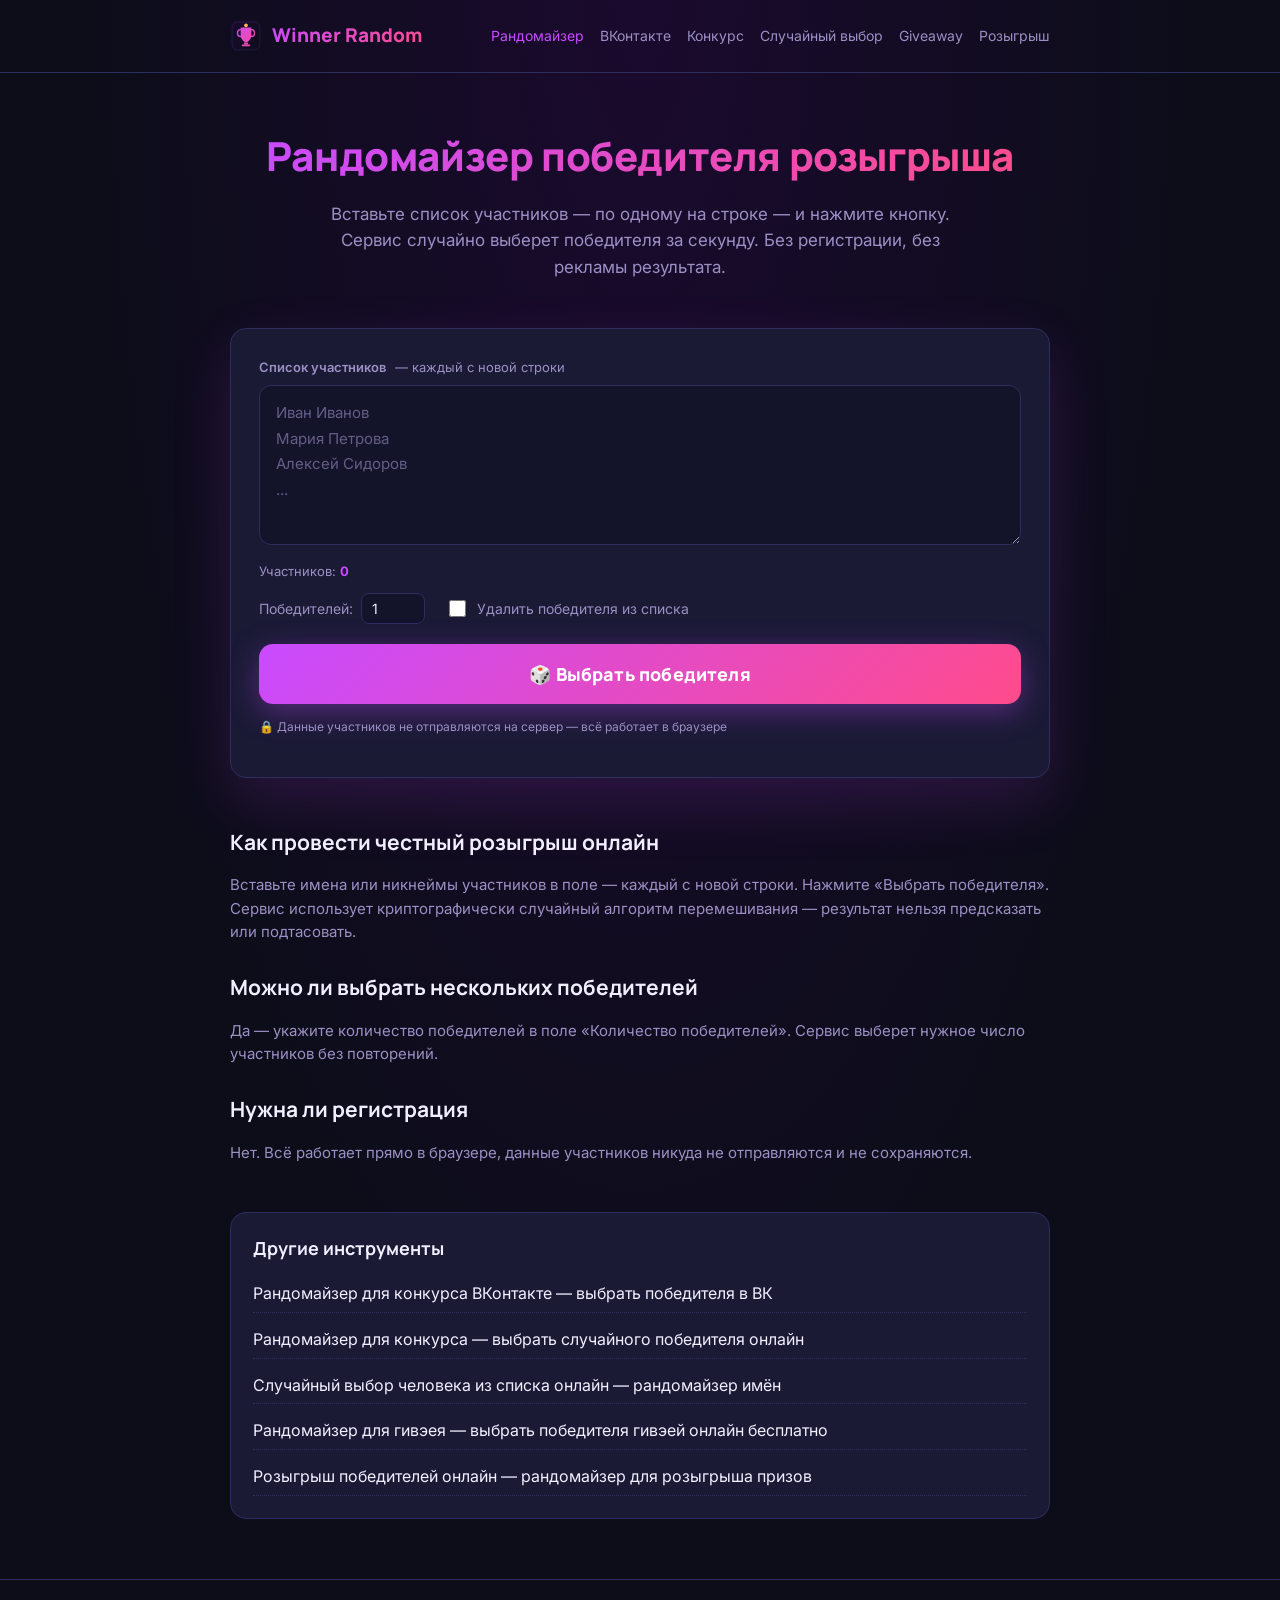
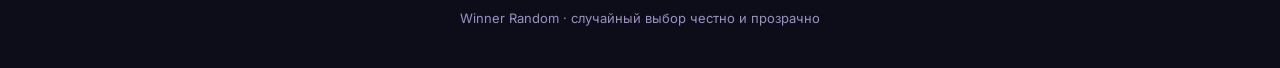
<file: index.html>
<!doctype html>
<html lang="ru">
  <head>
    <meta charset="UTF-8" />
    <meta name="viewport" content="width=device-width, initial-scale=1.0" />
    <title>Рандомайзер победителя — выбрать победителя розыгрыша онлайн</title>
    <meta
      name="description"
      content="Бесплатный онлайн-рандомайзер для розыгрышей и конкурсов. Вставьте список участников — сервис выберет случайного победителя. Без регистрации."
    />
    <link rel="canonical" href="https://winner-random.ru/" />
    <meta property="og:type" content="website" />
    <meta
      property="og:title"
      content="Рандомайзер победителя — выбрать победителя розыгрыша онлайн"
    />
    <meta
      property="og:description"
      content="Бесплатный онлайн-рандомайзер для розыгрышей и конкурсов. Вставьте список участников — сервис выберет случайного победителя. Без регистрации."
    />
    <meta property="og:url" content="https://winner-random.ru/" />
    <link rel="icon" type="image/svg+xml" href="./favicon.svg" />
    <link rel="preconnect" href="https://fonts.googleapis.com" />
    <link rel="preconnect" href="https://fonts.gstatic.com" crossorigin />
    <link
      href="https://fonts.googleapis.com/css2?family=Inter:wght@400;500;600;700&family=Manrope:wght@700;800&display=swap"
      rel="stylesheet"
    />
    <link rel="stylesheet" href="./assets/style.css" />
  </head>
  <body>
    <script type="text/javascript">
      (function (m, e, t, r, i, k, a) {
        m[i] =
          m[i] ||
          function () {
            (m[i].a = m[i].a || []).push(arguments);
          };
        m[i].l = 1 * new Date();
        for (var j = 0; j < document.scripts.length; j++) {
          if (document.scripts[j].src === r) {
            return;
          }
        }
        ((k = e.createElement(t)),
          (a = e.getElementsByTagName(t)[0]),
          (k.async = 1),
          (k.src = r),
          a.parentNode.insertBefore(k, a));
      })(
        window,
        document,
        "script",
        "https://mc.yandex.ru/metrika/tag.js?id=111718208",
        "ym",
      );

      ym(111718208, "init", {
        ssr: true,
        webvisor: true,
        clickmap: true,
        ecommerce: "dataLayer",
        referrer: document.referrer,
        url: location.href,
        accurateTrackBounce: true,
        trackLinks: true,
      });
    </script>
    <noscript
      ><div>
        <img
          src="https://mc.yandex.ru/watch/111718208"
          style="position: absolute; left: -9999px"
          alt=""
        /></div
    ></noscript>

    <header class="site-header">
      <div class="container">
        <a href="./index.html" class="brand">
          <img src="./favicon.svg" alt="Winner Random" />
          <span>Winner Random</span>
        </a>
        <nav class="site-nav">
          <a href="./index.html" class="active">Рандомайзер</a>
          <a href="./randomaizer-vk.html">ВКонтакте</a>
          <a href="./randomaizer-konkurs.html">Конкурс</a>
          <a href="./sluchain-vybor-cheloveka.html">Случайный выбор</a>
          <a href="./giveaway-randomaizer.html">Giveaway</a>
          <a href="./rozygrysh-pobediteley.html">Розыгрыш</a>
        </nav>
      </div>
    </header>

    <main>
      <section class="hero container">
        <h1><span>Рандомайзер победителя розыгрыша</span></h1>
        <p class="lead">
          Вставьте список участников — по одному на строке — и нажмите кнопку.
          Сервис случайно выберет победителя за секунду. Без регистрации, без
          рекламы результата.
        </p>
      </section>

      <div class="container">
        <div class="tool-card">
          <div class="field">
            <label for="participants"
              >Список участников <span>— каждый с новой строки</span></label
            >
            <textarea
              id="participants"
              placeholder="Иван Иванов&#10;Мария Петрова&#10;Алексей Сидоров&#10;..."
            ></textarea>
          </div>
          <p class="counter">
            Участников: <span id="participantCount">0</span>
          </p>
          <div class="options-row">
            <label
              >Победителей:
              <input
                type="number"
                id="winnerCount"
                value="1"
                min="1"
                max="100"
              />
            </label>
            <label>
              <input type="checkbox" id="removeWinner" />
              Удалить победителя из списка
            </label>
          </div>
          <button class="btn-draw" id="btnDraw">🎲 Выбрать победителя</button>

          <div class="result-wrap" id="resultWrap">
            <div class="winner-display" id="winnerDisplay">
              <span class="winner-emoji">🏆</span>
              <div id="singleWinner">
                <p class="winner-label">Победитель</p>
                <div class="winner-name" id="winnerName"></div>
              </div>
              <div
                class="multiple-winners"
                id="multipleWinners"
                style="display: none"
              ></div>
            </div>
            <button class="btn-again" id="btnAgain">↩ Провести ещё раз</button>
          </div>

          <p class="security-badge">
            🔒 Данные участников не отправляются на сервер — всё работает в
            браузере
          </p>
        </div>

        <article class="article">
          <h2>Как провести честный розыгрыш онлайн</h2>
          <p>
            Вставьте имена или никнеймы участников в поле — каждый с новой
            строки. Нажмите «Выбрать победителя». Сервис использует
            криптографически случайный алгоритм перемешивания — результат нельзя
            предсказать или подтасовать.
          </p>
          <h2>Можно ли выбрать нескольких победителей</h2>
          <p>
            Да — укажите количество победителей в поле «Количество победителей».
            Сервис выберет нужное число участников без повторений.
          </p>
          <h2>Нужна ли регистрация</h2>
          <p>
            Нет. Всё работает прямо в браузере, данные участников никуда не
            отправляются и не сохраняются.
          </p>
        </article>

        <div class="related">
          <h2>Другие инструменты</h2>
          <ul>
            <li>
              <a href="./randomaizer-vk.html"
                >Рандомайзер для конкурса ВКонтакте — выбрать победителя в ВК</a
              >
            </li>
            <li>
              <a href="./randomaizer-konkurs.html"
                >Рандомайзер для конкурса — выбрать случайного победителя
                онлайн</a
              >
            </li>
            <li>
              <a href="./sluchain-vybor-cheloveka.html"
                >Случайный выбор человека из списка онлайн — рандомайзер имён</a
              >
            </li>
            <li>
              <a href="./giveaway-randomaizer.html"
                >Рандомайзер для гивэея — выбрать победителя гивэей онлайн
                бесплатно</a
              >
            </li>
            <li>
              <a href="./rozygrysh-pobediteley.html"
                >Розыгрыш победителей онлайн — рандомайзер для розыгрыша
                призов</a
              >
            </li>
          </ul>
        </div>
      </div>
    </main>

    <footer class="site-footer">
      <div class="container">
        Winner Random · случайный выбор честно и прозрачно
      </div>
    </footer>

    <script src="./assets/tool.js"></script>
  </body>
</html>
</file>
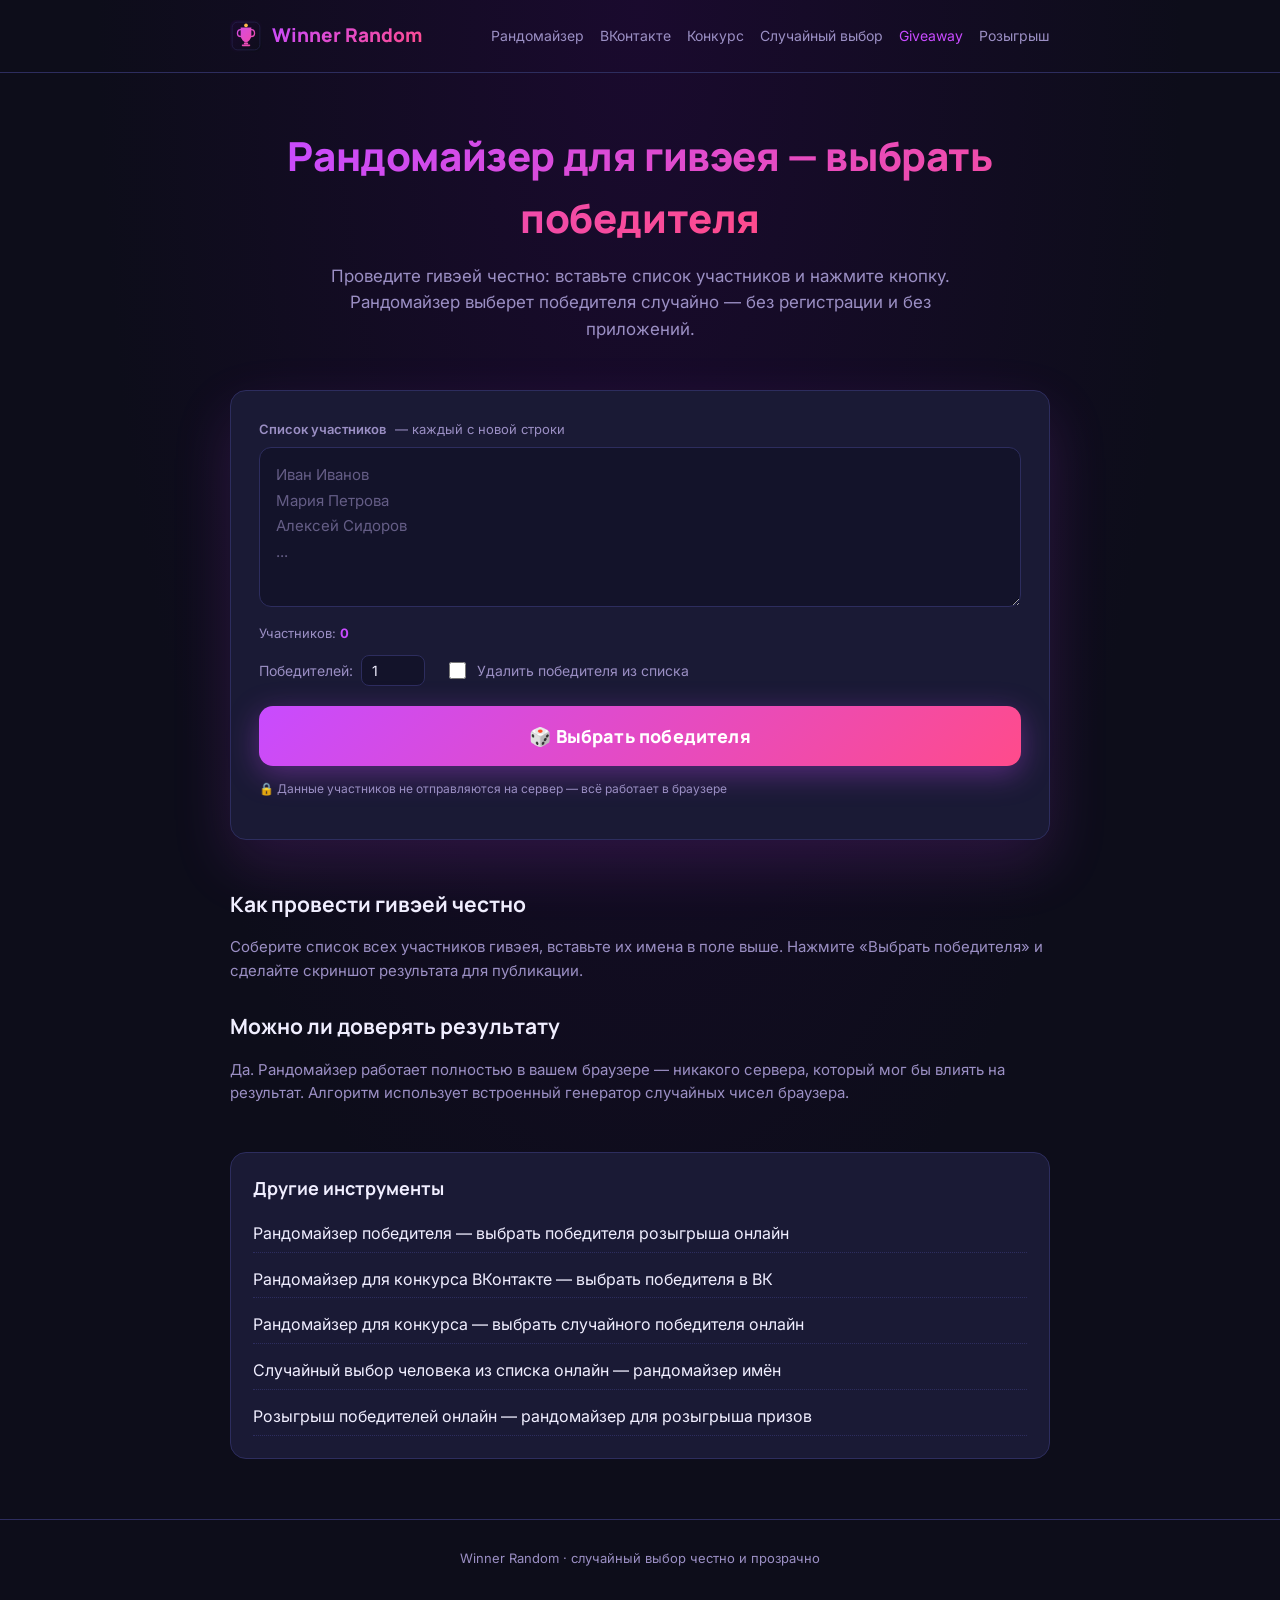
<file: giveaway-randomaizer.html>
<!doctype html>
<html lang="ru">
  <head>
    <meta charset="UTF-8" />
    <meta name="viewport" content="width=device-width, initial-scale=1.0" />
    <title>
      Рандомайзер для гивэея — выбрать победителя гивэей онлайн бесплатно
    </title>
    <meta
      name="description"
      content="Бесплатный рандомайзер для гивэея. Вставьте список участников и выберите победителя честно и случайно. Без регистрации, без установки приложений."
    />
    <link
      rel="canonical"
      href="https://winner-random.ru/giveaway-randomaizer.html"
    />
    <meta property="og:type" content="website" />
    <meta
      property="og:title"
      content="Рандомайзер для гивэея — выбрать победителя гивэей онлайн бесплатно"
    />
    <meta
      property="og:description"
      content="Бесплатный рандомайзер для гивэея. Вставьте список участников и выберите победителя честно и случайно. Без регистрации, без установки приложений."
    />
    <meta
      property="og:url"
      content="https://winner-random.ru/giveaway-randomaizer.html"
    />
    <link rel="icon" type="image/svg+xml" href="./favicon.svg" />
    <link rel="preconnect" href="https://fonts.googleapis.com" />
    <link rel="preconnect" href="https://fonts.gstatic.com" crossorigin />
    <link
      href="https://fonts.googleapis.com/css2?family=Inter:wght@400;500;600;700&family=Manrope:wght@700;800&display=swap"
      rel="stylesheet"
    />
    <link rel="stylesheet" href="./assets/style.css" />
  </head>
  <body>
    <script type="text/javascript">
      (function (m, e, t, r, i, k, a) {
        m[i] =
          m[i] ||
          function () {
            (m[i].a = m[i].a || []).push(arguments);
          };
        m[i].l = 1 * new Date();
        for (var j = 0; j < document.scripts.length; j++) {
          if (document.scripts[j].src === r) {
            return;
          }
        }
        ((k = e.createElement(t)),
          (a = e.getElementsByTagName(t)[0]),
          (k.async = 1),
          (k.src = r),
          a.parentNode.insertBefore(k, a));
      })(
        window,
        document,
        "script",
        "https://mc.yandex.ru/metrika/tag.js?id=111718208",
        "ym",
      );

      ym(111718208, "init", {
        ssr: true,
        webvisor: true,
        clickmap: true,
        ecommerce: "dataLayer",
        referrer: document.referrer,
        url: location.href,
        accurateTrackBounce: true,
        trackLinks: true,
      });
    </script>
    <noscript
      ><div>
        <img
          src="https://mc.yandex.ru/watch/111718208"
          style="position: absolute; left: -9999px"
          alt=""
        /></div
    ></noscript>

    <header class="site-header">
      <div class="container">
        <a href="./index.html" class="brand">
          <img src="./favicon.svg" alt="Winner Random" />
          <span>Winner Random</span>
        </a>
        <nav class="site-nav">
          <a href="./index.html">Рандомайзер</a>
          <a href="./randomaizer-vk.html">ВКонтакте</a>
          <a href="./randomaizer-konkurs.html">Конкурс</a>
          <a href="./sluchain-vybor-cheloveka.html">Случайный выбор</a>
          <a href="./giveaway-randomaizer.html" class="active">Giveaway</a>
          <a href="./rozygrysh-pobediteley.html">Розыгрыш</a>
        </nav>
      </div>
    </header>

    <main>
      <section class="hero container">
        <h1><span>Рандомайзер для гивэея — выбрать победителя</span></h1>
        <p class="lead">
          Проведите гивэей честно: вставьте список участников и нажмите кнопку.
          Рандомайзер выберет победителя случайно — без регистрации и без
          приложений.
        </p>
      </section>

      <div class="container">
        <div class="tool-card">
          <div class="field">
            <label for="participants"
              >Список участников <span>— каждый с новой строки</span></label
            >
            <textarea
              id="participants"
              placeholder="Иван Иванов&#10;Мария Петрова&#10;Алексей Сидоров&#10;..."
            ></textarea>
          </div>
          <p class="counter">
            Участников: <span id="participantCount">0</span>
          </p>
          <div class="options-row">
            <label
              >Победителей:
              <input
                type="number"
                id="winnerCount"
                value="1"
                min="1"
                max="100"
              />
            </label>
            <label>
              <input type="checkbox" id="removeWinner" />
              Удалить победителя из списка
            </label>
          </div>
          <button class="btn-draw" id="btnDraw">🎲 Выбрать победителя</button>

          <div class="result-wrap" id="resultWrap">
            <div class="winner-display" id="winnerDisplay">
              <span class="winner-emoji">🏆</span>
              <div id="singleWinner">
                <p class="winner-label">Победитель</p>
                <div class="winner-name" id="winnerName"></div>
              </div>
              <div
                class="multiple-winners"
                id="multipleWinners"
                style="display: none"
              ></div>
            </div>
            <button class="btn-again" id="btnAgain">↩ Провести ещё раз</button>
          </div>

          <p class="security-badge">
            🔒 Данные участников не отправляются на сервер — всё работает в
            браузере
          </p>
        </div>

        <article class="article">
          <h2>Как провести гивэей честно</h2>
          <p>
            Соберите список всех участников гивэея, вставьте их имена в поле
            выше. Нажмите «Выбрать победителя» и сделайте скриншот результата
            для публикации.
          </p>
          <h2>Можно ли доверять результату</h2>
          <p>
            Да. Рандомайзер работает полностью в вашем браузере — никакого
            сервера, который мог бы влиять на результат. Алгоритм использует
            встроенный генератор случайных чисел браузера.
          </p>
        </article>

        <div class="related">
          <h2>Другие инструменты</h2>
          <ul>
            <li>
              <a href="./index.html"
                >Рандомайзер победителя — выбрать победителя розыгрыша онлайн</a
              >
            </li>
            <li>
              <a href="./randomaizer-vk.html"
                >Рандомайзер для конкурса ВКонтакте — выбрать победителя в ВК</a
              >
            </li>
            <li>
              <a href="./randomaizer-konkurs.html"
                >Рандомайзер для конкурса — выбрать случайного победителя
                онлайн</a
              >
            </li>
            <li>
              <a href="./sluchain-vybor-cheloveka.html"
                >Случайный выбор человека из списка онлайн — рандомайзер имён</a
              >
            </li>
            <li>
              <a href="./rozygrysh-pobediteley.html"
                >Розыгрыш победителей онлайн — рандомайзер для розыгрыша
                призов</a
              >
            </li>
          </ul>
        </div>
      </div>
    </main>

    <footer class="site-footer">
      <div class="container">
        Winner Random · случайный выбор честно и прозрачно
      </div>
    </footer>

    <script src="./assets/tool.js"></script>
  </body>
</html>
</file>
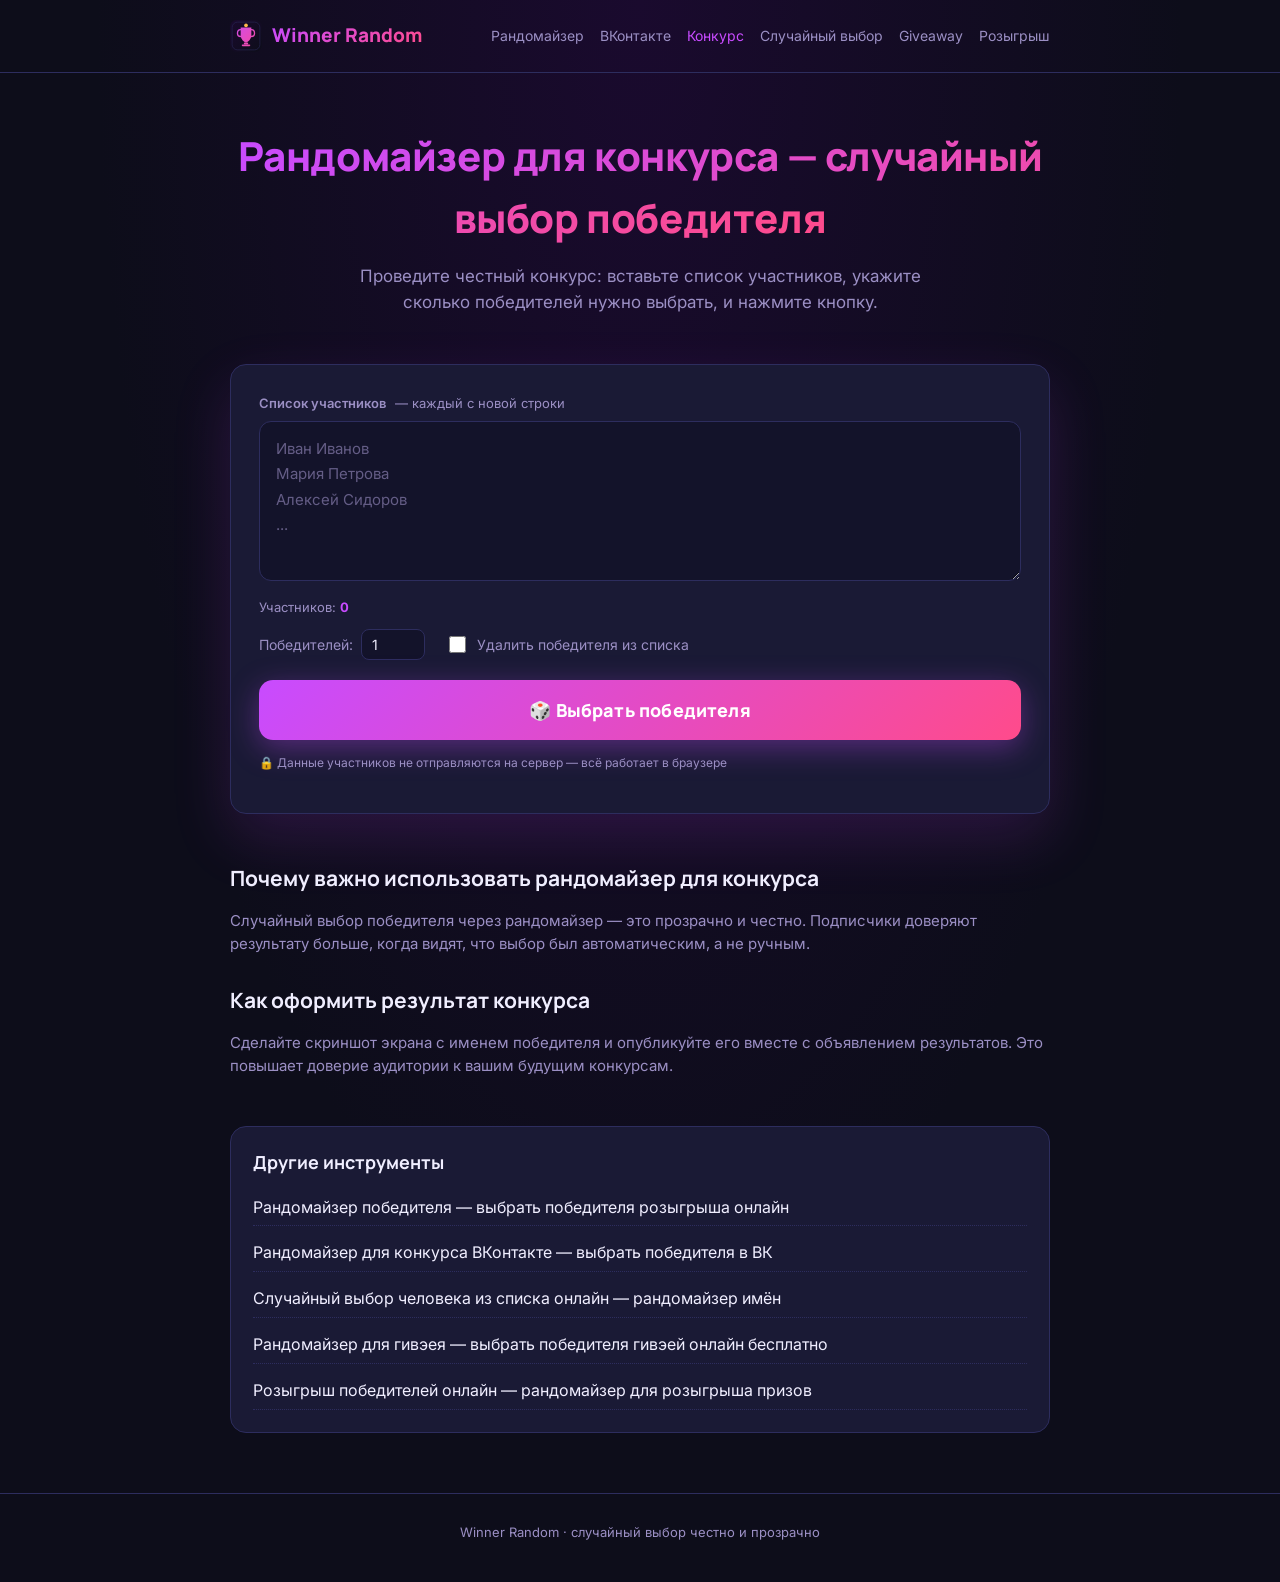
<file: randomaizer-konkurs.html>
<!doctype html>
<html lang="ru">
  <head>
    <meta charset="UTF-8" />
    <meta name="viewport" content="width=device-width, initial-scale=1.0" />
    <title>
      Рандомайзер для конкурса — выбрать случайного победителя онлайн
    </title>
    <meta
      name="description"
      content="Онлайн-рандомайзер для конкурсов и гивэев. Вставьте участников списком и выберите одного или нескольких победителей случайно и честно."
    />
    <link
      rel="canonical"
      href="https://winner-random.ru/randomaizer-konkurs.html"
    />
    <meta property="og:type" content="website" />
    <meta
      property="og:title"
      content="Рандомайзер для конкурса — выбрать случайного победителя онлайн"
    />
    <meta
      property="og:description"
      content="Онлайн-рандомайзер для конкурсов и гивэев. Вставьте участников списком и выберите одного или нескольких победителей случайно и честно."
    />
    <meta
      property="og:url"
      content="https://winner-random.ru/randomaizer-konkurs.html"
    />
    <link rel="icon" type="image/svg+xml" href="./favicon.svg" />
    <link rel="preconnect" href="https://fonts.googleapis.com" />
    <link rel="preconnect" href="https://fonts.gstatic.com" crossorigin />
    <link
      href="https://fonts.googleapis.com/css2?family=Inter:wght@400;500;600;700&family=Manrope:wght@700;800&display=swap"
      rel="stylesheet"
    />
    <link rel="stylesheet" href="./assets/style.css" />
  </head>
  <body>
    <script type="text/javascript">
      (function (m, e, t, r, i, k, a) {
        m[i] =
          m[i] ||
          function () {
            (m[i].a = m[i].a || []).push(arguments);
          };
        m[i].l = 1 * new Date();
        for (var j = 0; j < document.scripts.length; j++) {
          if (document.scripts[j].src === r) {
            return;
          }
        }
        ((k = e.createElement(t)),
          (a = e.getElementsByTagName(t)[0]),
          (k.async = 1),
          (k.src = r),
          a.parentNode.insertBefore(k, a));
      })(
        window,
        document,
        "script",
        "https://mc.yandex.ru/metrika/tag.js?id=111718208",
        "ym",
      );

      ym(111718208, "init", {
        ssr: true,
        webvisor: true,
        clickmap: true,
        ecommerce: "dataLayer",
        referrer: document.referrer,
        url: location.href,
        accurateTrackBounce: true,
        trackLinks: true,
      });
    </script>
    <noscript
      ><div>
        <img
          src="https://mc.yandex.ru/watch/111718208"
          style="position: absolute; left: -9999px"
          alt=""
        /></div
    ></noscript>

    <header class="site-header">
      <div class="container">
        <a href="./index.html" class="brand">
          <img src="./favicon.svg" alt="Winner Random" />
          <span>Winner Random</span>
        </a>
        <nav class="site-nav">
          <a href="./index.html">Рандомайзер</a>
          <a href="./randomaizer-vk.html">ВКонтакте</a>
          <a href="./randomaizer-konkurs.html" class="active">Конкурс</a>
          <a href="./sluchain-vybor-cheloveka.html">Случайный выбор</a>
          <a href="./giveaway-randomaizer.html">Giveaway</a>
          <a href="./rozygrysh-pobediteley.html">Розыгрыш</a>
        </nav>
      </div>
    </header>

    <main>
      <section class="hero container">
        <h1>
          <span>Рандомайзер для конкурса — случайный выбор победителя</span>
        </h1>
        <p class="lead">
          Проведите честный конкурс: вставьте список участников, укажите сколько
          победителей нужно выбрать, и нажмите кнопку.
        </p>
      </section>

      <div class="container">
        <div class="tool-card">
          <div class="field">
            <label for="participants"
              >Список участников <span>— каждый с новой строки</span></label
            >
            <textarea
              id="participants"
              placeholder="Иван Иванов&#10;Мария Петрова&#10;Алексей Сидоров&#10;..."
            ></textarea>
          </div>
          <p class="counter">
            Участников: <span id="participantCount">0</span>
          </p>
          <div class="options-row">
            <label
              >Победителей:
              <input
                type="number"
                id="winnerCount"
                value="1"
                min="1"
                max="100"
              />
            </label>
            <label>
              <input type="checkbox" id="removeWinner" />
              Удалить победителя из списка
            </label>
          </div>
          <button class="btn-draw" id="btnDraw">🎲 Выбрать победителя</button>

          <div class="result-wrap" id="resultWrap">
            <div class="winner-display" id="winnerDisplay">
              <span class="winner-emoji">🏆</span>
              <div id="singleWinner">
                <p class="winner-label">Победитель</p>
                <div class="winner-name" id="winnerName"></div>
              </div>
              <div
                class="multiple-winners"
                id="multipleWinners"
                style="display: none"
              ></div>
            </div>
            <button class="btn-again" id="btnAgain">↩ Провести ещё раз</button>
          </div>

          <p class="security-badge">
            🔒 Данные участников не отправляются на сервер — всё работает в
            браузере
          </p>
        </div>

        <article class="article">
          <h2>Почему важно использовать рандомайзер для конкурса</h2>
          <p>
            Случайный выбор победителя через рандомайзер — это прозрачно и
            честно. Подписчики доверяют результату больше, когда видят, что
            выбор был автоматическим, а не ручным.
          </p>
          <h2>Как оформить результат конкурса</h2>
          <p>
            Сделайте скриншот экрана с именем победителя и опубликуйте его
            вместе с объявлением результатов. Это повышает доверие аудитории к
            вашим будущим конкурсам.
          </p>
        </article>

        <div class="related">
          <h2>Другие инструменты</h2>
          <ul>
            <li>
              <a href="./index.html"
                >Рандомайзер победителя — выбрать победителя розыгрыша онлайн</a
              >
            </li>
            <li>
              <a href="./randomaizer-vk.html"
                >Рандомайзер для конкурса ВКонтакте — выбрать победителя в ВК</a
              >
            </li>
            <li>
              <a href="./sluchain-vybor-cheloveka.html"
                >Случайный выбор человека из списка онлайн — рандомайзер имён</a
              >
            </li>
            <li>
              <a href="./giveaway-randomaizer.html"
                >Рандомайзер для гивэея — выбрать победителя гивэей онлайн
                бесплатно</a
              >
            </li>
            <li>
              <a href="./rozygrysh-pobediteley.html"
                >Розыгрыш победителей онлайн — рандомайзер для розыгрыша
                призов</a
              >
            </li>
          </ul>
        </div>
      </div>
    </main>

    <footer class="site-footer">
      <div class="container">
        Winner Random · случайный выбор честно и прозрачно
      </div>
    </footer>

    <script src="./assets/tool.js"></script>
  </body>
</html>
</file>
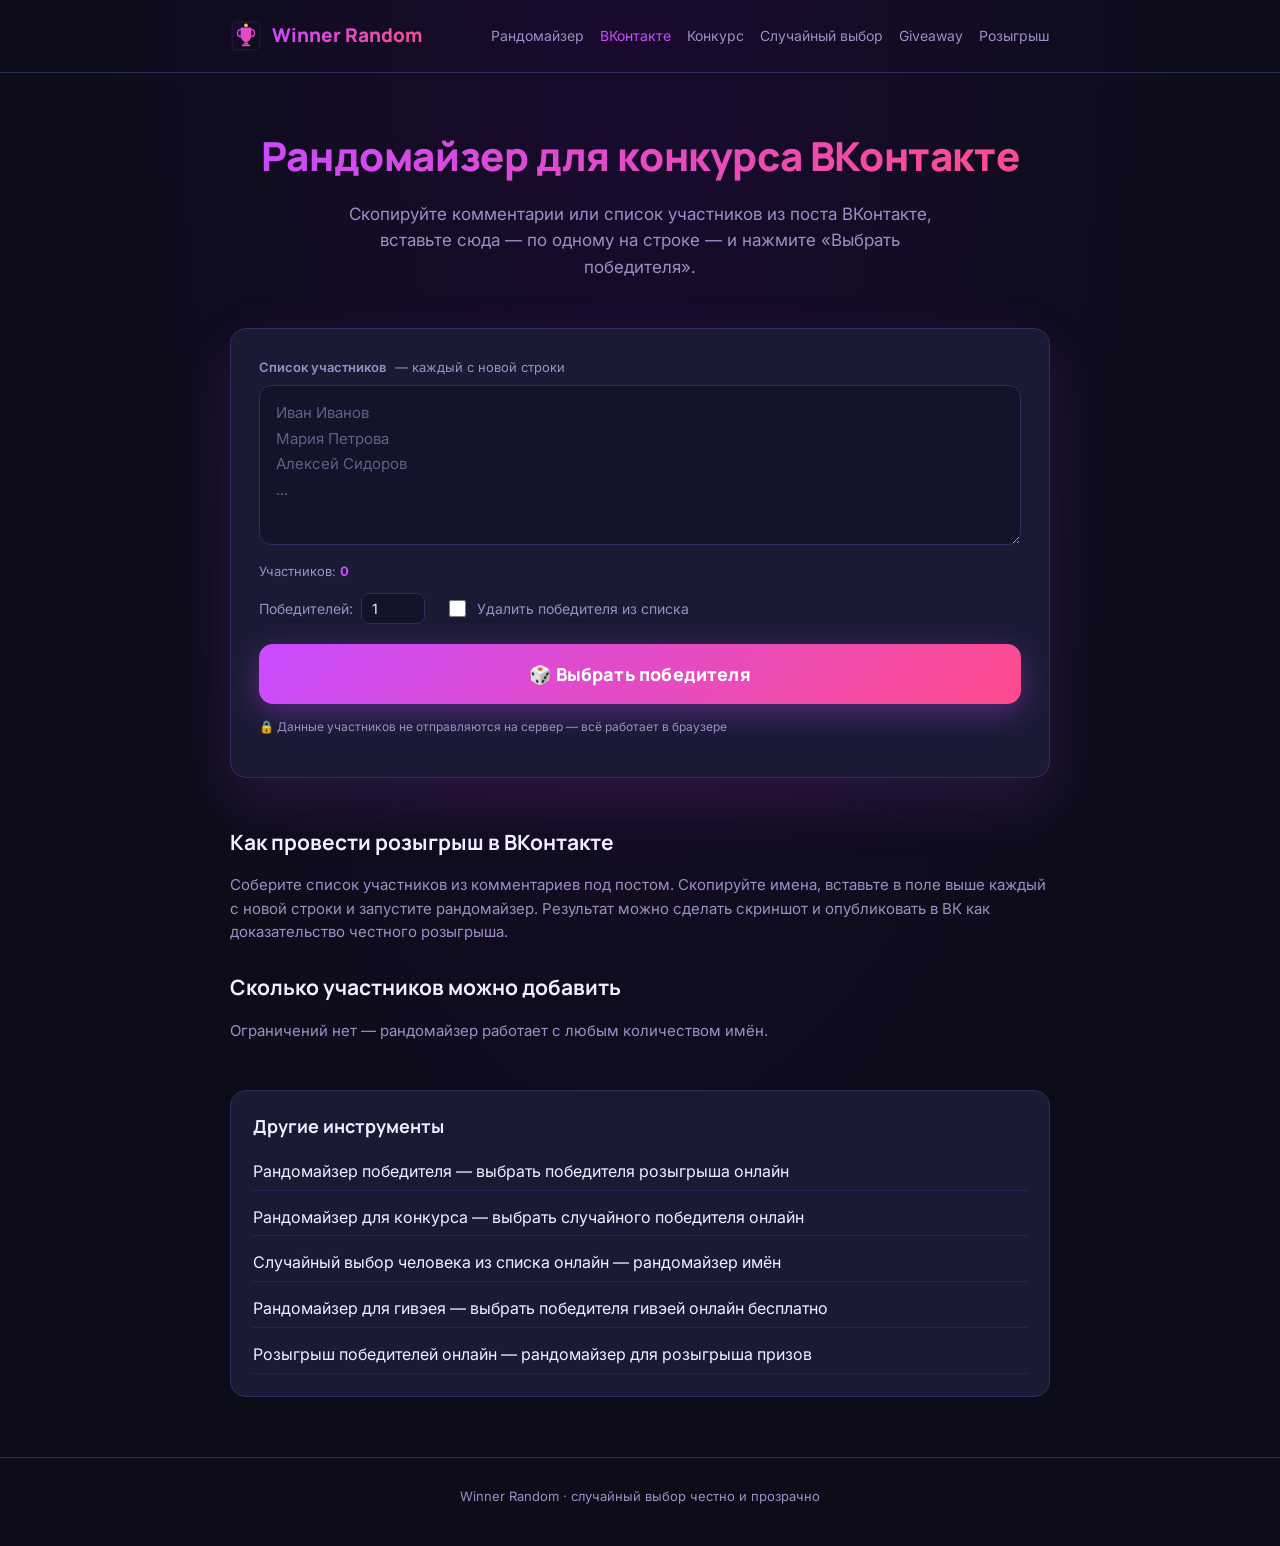
<file: randomaizer-vk.html>
<!doctype html>
<html lang="ru">
  <head>
    <meta charset="UTF-8" />
    <meta name="viewport" content="width=device-width, initial-scale=1.0" />
    <title>Рандомайзер для конкурса ВКонтакте — выбрать победителя в ВК</title>
    <meta
      name="description"
      content="Выберите победителя конкурса или розыгрыша ВКонтакте. Скопируйте список участников и нажмите кнопку — рандомайзер выберет победителя честно и случайно."
    />
    <link rel="canonical" href="https://winner-random.ru/randomaizer-vk.html" />
    <meta property="og:type" content="website" />
    <meta
      property="og:title"
      content="Рандомайзер для конкурса ВКонтакте — выбрать победителя в ВК"
    />
    <meta
      property="og:description"
      content="Выберите победителя конкурса или розыгрыша ВКонтакте. Скопируйте список участников и нажмите кнопку — рандомайзер выберет победителя честно и случайно."
    />
    <meta
      property="og:url"
      content="https://winner-random.ru/randomaizer-vk.html"
    />
    <link rel="icon" type="image/svg+xml" href="./favicon.svg" />
    <link rel="preconnect" href="https://fonts.googleapis.com" />
    <link rel="preconnect" href="https://fonts.gstatic.com" crossorigin />
    <link
      href="https://fonts.googleapis.com/css2?family=Inter:wght@400;500;600;700&family=Manrope:wght@700;800&display=swap"
      rel="stylesheet"
    />
    <link rel="stylesheet" href="./assets/style.css" />
  </head>
  <body>
    <script type="text/javascript">
      (function (m, e, t, r, i, k, a) {
        m[i] =
          m[i] ||
          function () {
            (m[i].a = m[i].a || []).push(arguments);
          };
        m[i].l = 1 * new Date();
        for (var j = 0; j < document.scripts.length; j++) {
          if (document.scripts[j].src === r) {
            return;
          }
        }
        ((k = e.createElement(t)),
          (a = e.getElementsByTagName(t)[0]),
          (k.async = 1),
          (k.src = r),
          a.parentNode.insertBefore(k, a));
      })(
        window,
        document,
        "script",
        "https://mc.yandex.ru/metrika/tag.js?id=111718208",
        "ym",
      );

      ym(111718208, "init", {
        ssr: true,
        webvisor: true,
        clickmap: true,
        ecommerce: "dataLayer",
        referrer: document.referrer,
        url: location.href,
        accurateTrackBounce: true,
        trackLinks: true,
      });
    </script>
    <noscript
      ><div>
        <img
          src="https://mc.yandex.ru/watch/111718208"
          style="position: absolute; left: -9999px"
          alt=""
        /></div
    ></noscript>

    <header class="site-header">
      <div class="container">
        <a href="./index.html" class="brand">
          <img src="./favicon.svg" alt="Winner Random" />
          <span>Winner Random</span>
        </a>
        <nav class="site-nav">
          <a href="./index.html">Рандомайзер</a>
          <a href="./randomaizer-vk.html" class="active">ВКонтакте</a>
          <a href="./randomaizer-konkurs.html">Конкурс</a>
          <a href="./sluchain-vybor-cheloveka.html">Случайный выбор</a>
          <a href="./giveaway-randomaizer.html">Giveaway</a>
          <a href="./rozygrysh-pobediteley.html">Розыгрыш</a>
        </nav>
      </div>
    </header>

    <main>
      <section class="hero container">
        <h1><span>Рандомайзер для конкурса ВКонтакте</span></h1>
        <p class="lead">
          Скопируйте комментарии или список участников из поста ВКонтакте,
          вставьте сюда — по одному на строке — и нажмите «Выбрать победителя».
        </p>
      </section>

      <div class="container">
        <div class="tool-card">
          <div class="field">
            <label for="participants"
              >Список участников <span>— каждый с новой строки</span></label
            >
            <textarea
              id="participants"
              placeholder="Иван Иванов&#10;Мария Петрова&#10;Алексей Сидоров&#10;..."
            ></textarea>
          </div>
          <p class="counter">
            Участников: <span id="participantCount">0</span>
          </p>
          <div class="options-row">
            <label
              >Победителей:
              <input
                type="number"
                id="winnerCount"
                value="1"
                min="1"
                max="100"
              />
            </label>
            <label>
              <input type="checkbox" id="removeWinner" />
              Удалить победителя из списка
            </label>
          </div>
          <button class="btn-draw" id="btnDraw">🎲 Выбрать победителя</button>

          <div class="result-wrap" id="resultWrap">
            <div class="winner-display" id="winnerDisplay">
              <span class="winner-emoji">🏆</span>
              <div id="singleWinner">
                <p class="winner-label">Победитель</p>
                <div class="winner-name" id="winnerName"></div>
              </div>
              <div
                class="multiple-winners"
                id="multipleWinners"
                style="display: none"
              ></div>
            </div>
            <button class="btn-again" id="btnAgain">↩ Провести ещё раз</button>
          </div>

          <p class="security-badge">
            🔒 Данные участников не отправляются на сервер — всё работает в
            браузере
          </p>
        </div>

        <article class="article">
          <h2>Как провести розыгрыш в ВКонтакте</h2>
          <p>
            Соберите список участников из комментариев под постом. Скопируйте
            имена, вставьте в поле выше каждый с новой строки и запустите
            рандомайзер. Результат можно сделать скриншот и опубликовать в ВК
            как доказательство честного розыгрыша.
          </p>
          <h2>Сколько участников можно добавить</h2>
          <p>
            Ограничений нет — рандомайзер работает с любым количеством имён.
          </p>
        </article>

        <div class="related">
          <h2>Другие инструменты</h2>
          <ul>
            <li>
              <a href="./index.html"
                >Рандомайзер победителя — выбрать победителя розыгрыша онлайн</a
              >
            </li>
            <li>
              <a href="./randomaizer-konkurs.html"
                >Рандомайзер для конкурса — выбрать случайного победителя
                онлайн</a
              >
            </li>
            <li>
              <a href="./sluchain-vybor-cheloveka.html"
                >Случайный выбор человека из списка онлайн — рандомайзер имён</a
              >
            </li>
            <li>
              <a href="./giveaway-randomaizer.html"
                >Рандомайзер для гивэея — выбрать победителя гивэей онлайн
                бесплатно</a
              >
            </li>
            <li>
              <a href="./rozygrysh-pobediteley.html"
                >Розыгрыш победителей онлайн — рандомайзер для розыгрыша
                призов</a
              >
            </li>
          </ul>
        </div>
      </div>
    </main>

    <footer class="site-footer">
      <div class="container">
        Winner Random · случайный выбор честно и прозрачно
      </div>
    </footer>

    <script src="./assets/tool.js"></script>
  </body>
</html>
</file>
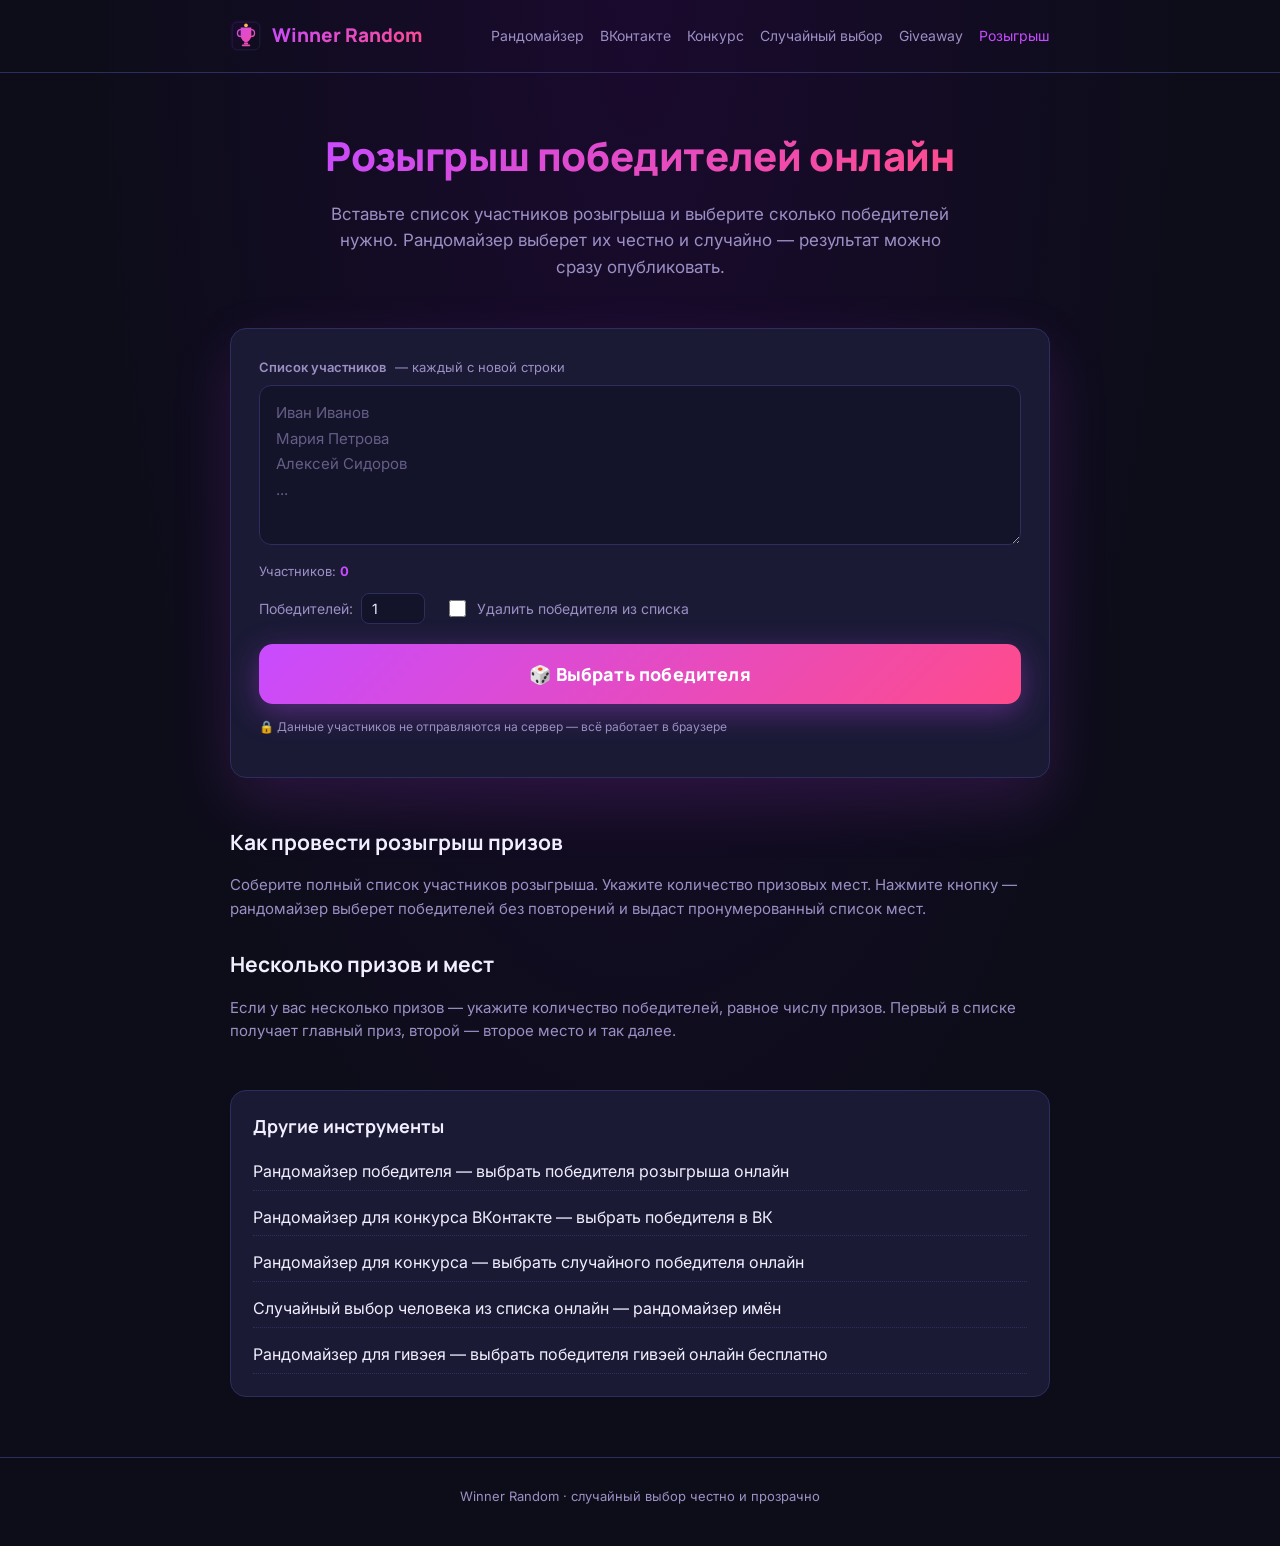
<file: rozygrysh-pobediteley.html>
<!doctype html>
<html lang="ru">
  <head>
    <meta charset="UTF-8" />
    <meta name="viewport" content="width=device-width, initial-scale=1.0" />
    <title>
      Розыгрыш победителей онлайн — рандомайзер для розыгрыша призов
    </title>
    <meta
      name="description"
      content="Проведите розыгрыш призов онлайн. Вставьте список участников и выберите одного или нескольких победителей случайным образом. Бесплатно."
    />
    <link
      rel="canonical"
      href="https://winner-random.ru/rozygrysh-pobediteley.html"
    />
    <meta property="og:type" content="website" />
    <meta
      property="og:title"
      content="Розыгрыш победителей онлайн — рандомайзер для розыгрыша призов"
    />
    <meta
      property="og:description"
      content="Проведите розыгрыш призов онлайн. Вставьте список участников и выберите одного или нескольких победителей случайным образом. Бесплатно."
    />
    <meta
      property="og:url"
      content="https://winner-random.ru/rozygrysh-pobediteley.html"
    />
    <link rel="icon" type="image/svg+xml" href="./favicon.svg" />
    <link rel="preconnect" href="https://fonts.googleapis.com" />
    <link rel="preconnect" href="https://fonts.gstatic.com" crossorigin />
    <link
      href="https://fonts.googleapis.com/css2?family=Inter:wght@400;500;600;700&family=Manrope:wght@700;800&display=swap"
      rel="stylesheet"
    />
    <link rel="stylesheet" href="./assets/style.css" />
  </head>
  <body>
    <script type="text/javascript">
      (function (m, e, t, r, i, k, a) {
        m[i] =
          m[i] ||
          function () {
            (m[i].a = m[i].a || []).push(arguments);
          };
        m[i].l = 1 * new Date();
        for (var j = 0; j < document.scripts.length; j++) {
          if (document.scripts[j].src === r) {
            return;
          }
        }
        ((k = e.createElement(t)),
          (a = e.getElementsByTagName(t)[0]),
          (k.async = 1),
          (k.src = r),
          a.parentNode.insertBefore(k, a));
      })(
        window,
        document,
        "script",
        "https://mc.yandex.ru/metrika/tag.js?id=111718208",
        "ym",
      );

      ym(111718208, "init", {
        ssr: true,
        webvisor: true,
        clickmap: true,
        ecommerce: "dataLayer",
        referrer: document.referrer,
        url: location.href,
        accurateTrackBounce: true,
        trackLinks: true,
      });
    </script>
    <noscript
      ><div>
        <img
          src="https://mc.yandex.ru/watch/111718208"
          style="position: absolute; left: -9999px"
          alt=""
        /></div
    ></noscript>

    <header class="site-header">
      <div class="container">
        <a href="./index.html" class="brand">
          <img src="./favicon.svg" alt="Winner Random" />
          <span>Winner Random</span>
        </a>
        <nav class="site-nav">
          <a href="./index.html">Рандомайзер</a>
          <a href="./randomaizer-vk.html">ВКонтакте</a>
          <a href="./randomaizer-konkurs.html">Конкурс</a>
          <a href="./sluchain-vybor-cheloveka.html">Случайный выбор</a>
          <a href="./giveaway-randomaizer.html">Giveaway</a>
          <a href="./rozygrysh-pobediteley.html" class="active">Розыгрыш</a>
        </nav>
      </div>
    </header>

    <main>
      <section class="hero container">
        <h1><span>Розыгрыш победителей онлайн</span></h1>
        <p class="lead">
          Вставьте список участников розыгрыша и выберите сколько победителей
          нужно. Рандомайзер выберет их честно и случайно — результат можно
          сразу опубликовать.
        </p>
      </section>

      <div class="container">
        <div class="tool-card">
          <div class="field">
            <label for="participants"
              >Список участников <span>— каждый с новой строки</span></label
            >
            <textarea
              id="participants"
              placeholder="Иван Иванов&#10;Мария Петрова&#10;Алексей Сидоров&#10;..."
            ></textarea>
          </div>
          <p class="counter">
            Участников: <span id="participantCount">0</span>
          </p>
          <div class="options-row">
            <label
              >Победителей:
              <input
                type="number"
                id="winnerCount"
                value="1"
                min="1"
                max="100"
              />
            </label>
            <label>
              <input type="checkbox" id="removeWinner" />
              Удалить победителя из списка
            </label>
          </div>
          <button class="btn-draw" id="btnDraw">🎲 Выбрать победителя</button>

          <div class="result-wrap" id="resultWrap">
            <div class="winner-display" id="winnerDisplay">
              <span class="winner-emoji">🏆</span>
              <div id="singleWinner">
                <p class="winner-label">Победитель</p>
                <div class="winner-name" id="winnerName"></div>
              </div>
              <div
                class="multiple-winners"
                id="multipleWinners"
                style="display: none"
              ></div>
            </div>
            <button class="btn-again" id="btnAgain">↩ Провести ещё раз</button>
          </div>

          <p class="security-badge">
            🔒 Данные участников не отправляются на сервер — всё работает в
            браузере
          </p>
        </div>

        <article class="article">
          <h2>Как провести розыгрыш призов</h2>
          <p>
            Соберите полный список участников розыгрыша. Укажите количество
            призовых мест. Нажмите кнопку — рандомайзер выберет победителей без
            повторений и выдаст пронумерованный список мест.
          </p>
          <h2>Несколько призов и мест</h2>
          <p>
            Если у вас несколько призов — укажите количество победителей, равное
            числу призов. Первый в списке получает главный приз, второй — второе
            место и так далее.
          </p>
        </article>

        <div class="related">
          <h2>Другие инструменты</h2>
          <ul>
            <li>
              <a href="./index.html"
                >Рандомайзер победителя — выбрать победителя розыгрыша онлайн</a
              >
            </li>
            <li>
              <a href="./randomaizer-vk.html"
                >Рандомайзер для конкурса ВКонтакте — выбрать победителя в ВК</a
              >
            </li>
            <li>
              <a href="./randomaizer-konkurs.html"
                >Рандомайзер для конкурса — выбрать случайного победителя
                онлайн</a
              >
            </li>
            <li>
              <a href="./sluchain-vybor-cheloveka.html"
                >Случайный выбор человека из списка онлайн — рандомайзер имён</a
              >
            </li>
            <li>
              <a href="./giveaway-randomaizer.html"
                >Рандомайзер для гивэея — выбрать победителя гивэей онлайн
                бесплатно</a
              >
            </li>
          </ul>
        </div>
      </div>
    </main>

    <footer class="site-footer">
      <div class="container">
        Winner Random · случайный выбор честно и прозрачно
      </div>
    </footer>

    <script src="./assets/tool.js"></script>
  </body>
</html>
</file>
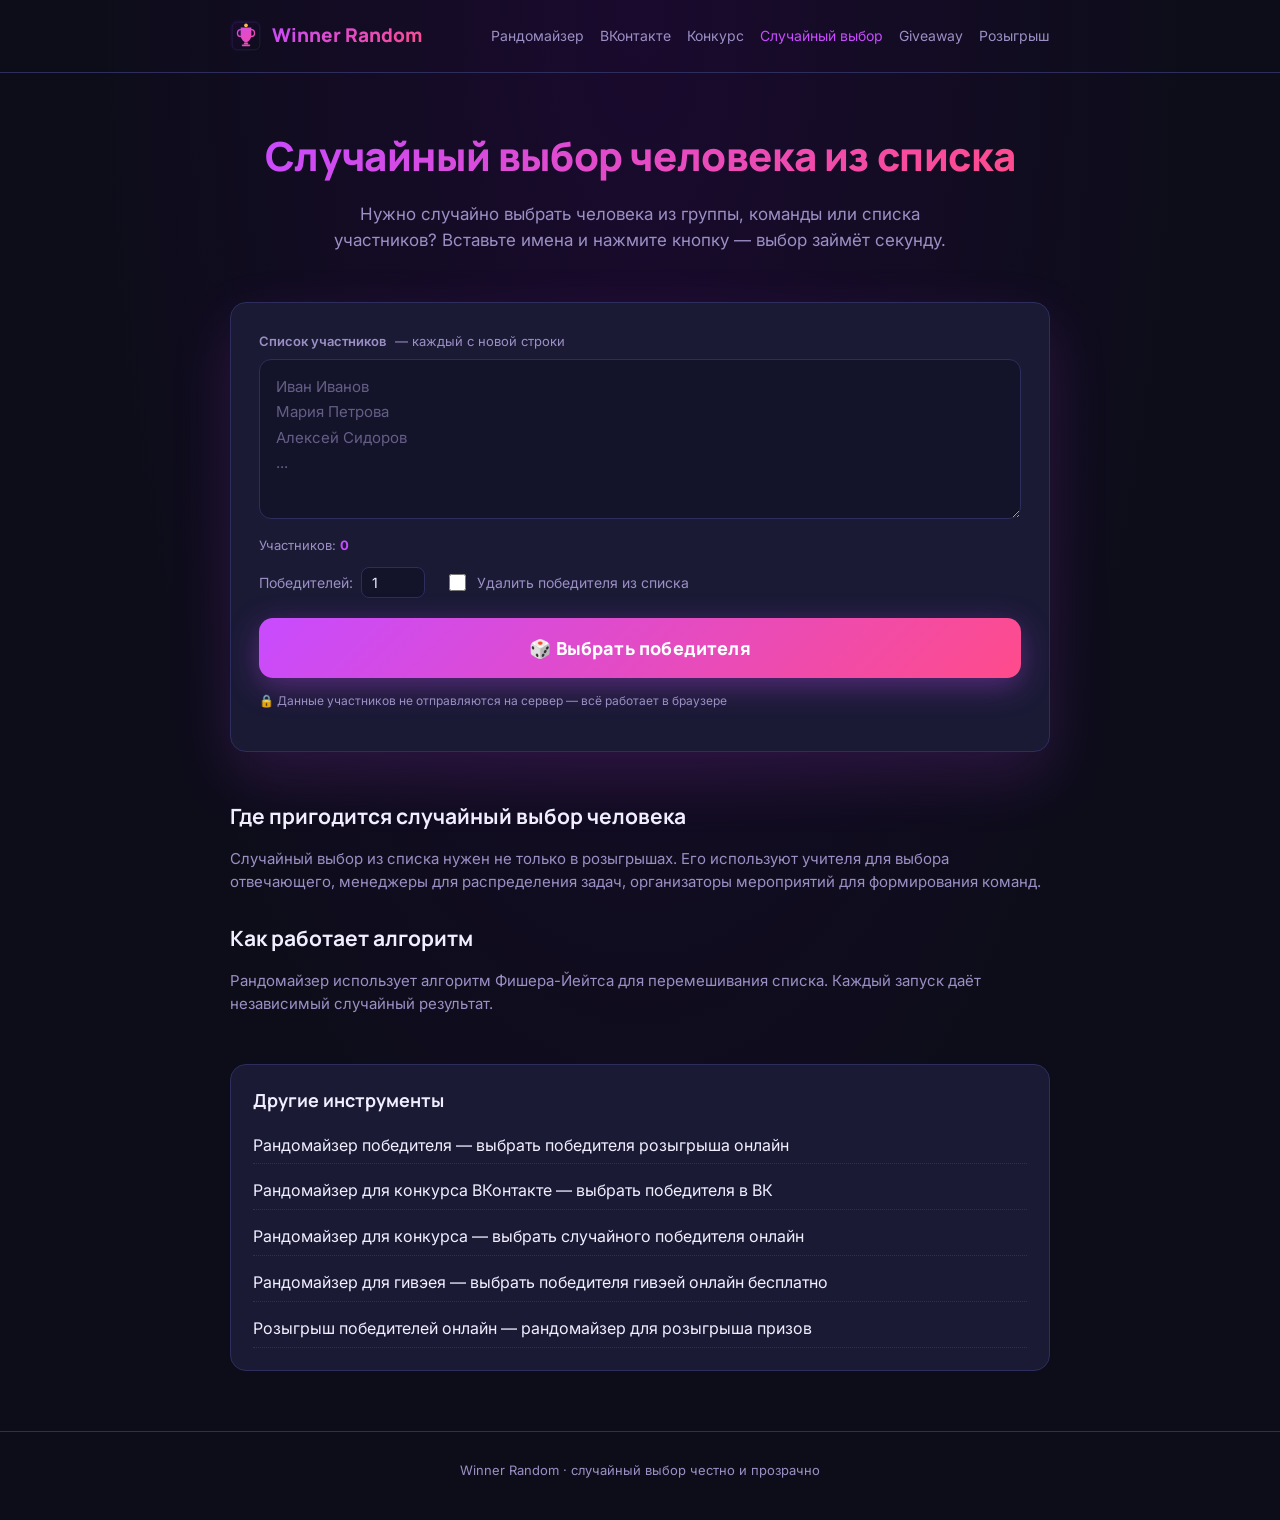
<file: sluchain-vybor-cheloveka.html>
<!doctype html>
<html lang="ru">
  <head>
    <meta charset="UTF-8" />
    <meta name="viewport" content="width=device-width, initial-scale=1.0" />
    <title>Случайный выбор человека из списка онлайн — рандомайзер имён</title>
    <meta
      name="description"
      content="Выберите случайного человека из любого списка онлайн. Введите имена, нажмите кнопку — рандомайзер выберет одно случайное имя из списка."
    />
    <link
      rel="canonical"
      href="https://winner-random.ru/sluchain-vybor-cheloveka.html"
    />
    <meta property="og:type" content="website" />
    <meta
      property="og:title"
      content="Случайный выбор человека из списка онлайн — рандомайзер имён"
    />
    <meta
      property="og:description"
      content="Выберите случайного человека из любого списка онлайн. Введите имена, нажмите кнопку — рандомайзер выберет одно случайное имя из списка."
    />
    <meta
      property="og:url"
      content="https://winner-random.ru/sluchain-vybor-cheloveka.html"
    />
    <link rel="icon" type="image/svg+xml" href="./favicon.svg" />
    <link rel="preconnect" href="https://fonts.googleapis.com" />
    <link rel="preconnect" href="https://fonts.gstatic.com" crossorigin />
    <link
      href="https://fonts.googleapis.com/css2?family=Inter:wght@400;500;600;700&family=Manrope:wght@700;800&display=swap"
      rel="stylesheet"
    />
    <link rel="stylesheet" href="./assets/style.css" />
  </head>
  <body>
    <script type="text/javascript">
      (function (m, e, t, r, i, k, a) {
        m[i] =
          m[i] ||
          function () {
            (m[i].a = m[i].a || []).push(arguments);
          };
        m[i].l = 1 * new Date();
        for (var j = 0; j < document.scripts.length; j++) {
          if (document.scripts[j].src === r) {
            return;
          }
        }
        ((k = e.createElement(t)),
          (a = e.getElementsByTagName(t)[0]),
          (k.async = 1),
          (k.src = r),
          a.parentNode.insertBefore(k, a));
      })(
        window,
        document,
        "script",
        "https://mc.yandex.ru/metrika/tag.js?id=111718208",
        "ym",
      );

      ym(111718208, "init", {
        ssr: true,
        webvisor: true,
        clickmap: true,
        ecommerce: "dataLayer",
        referrer: document.referrer,
        url: location.href,
        accurateTrackBounce: true,
        trackLinks: true,
      });
    </script>
    <noscript
      ><div>
        <img
          src="https://mc.yandex.ru/watch/111718208"
          style="position: absolute; left: -9999px"
          alt=""
        /></div
    ></noscript>

    <header class="site-header">
      <div class="container">
        <a href="./index.html" class="brand">
          <img src="./favicon.svg" alt="Winner Random" />
          <span>Winner Random</span>
        </a>
        <nav class="site-nav">
          <a href="./index.html">Рандомайзер</a>
          <a href="./randomaizer-vk.html">ВКонтакте</a>
          <a href="./randomaizer-konkurs.html">Конкурс</a>
          <a href="./sluchain-vybor-cheloveka.html" class="active"
            >Случайный выбор</a
          >
          <a href="./giveaway-randomaizer.html">Giveaway</a>
          <a href="./rozygrysh-pobediteley.html">Розыгрыш</a>
        </nav>
      </div>
    </header>

    <main>
      <section class="hero container">
        <h1><span>Случайный выбор человека из списка</span></h1>
        <p class="lead">
          Нужно случайно выбрать человека из группы, команды или списка
          участников? Вставьте имена и нажмите кнопку — выбор займёт секунду.
        </p>
      </section>

      <div class="container">
        <div class="tool-card">
          <div class="field">
            <label for="participants"
              >Список участников <span>— каждый с новой строки</span></label
            >
            <textarea
              id="participants"
              placeholder="Иван Иванов&#10;Мария Петрова&#10;Алексей Сидоров&#10;..."
            ></textarea>
          </div>
          <p class="counter">
            Участников: <span id="participantCount">0</span>
          </p>
          <div class="options-row">
            <label
              >Победителей:
              <input
                type="number"
                id="winnerCount"
                value="1"
                min="1"
                max="100"
              />
            </label>
            <label>
              <input type="checkbox" id="removeWinner" />
              Удалить победителя из списка
            </label>
          </div>
          <button class="btn-draw" id="btnDraw">🎲 Выбрать победителя</button>

          <div class="result-wrap" id="resultWrap">
            <div class="winner-display" id="winnerDisplay">
              <span class="winner-emoji">🏆</span>
              <div id="singleWinner">
                <p class="winner-label">Победитель</p>
                <div class="winner-name" id="winnerName"></div>
              </div>
              <div
                class="multiple-winners"
                id="multipleWinners"
                style="display: none"
              ></div>
            </div>
            <button class="btn-again" id="btnAgain">↩ Провести ещё раз</button>
          </div>

          <p class="security-badge">
            🔒 Данные участников не отправляются на сервер — всё работает в
            браузере
          </p>
        </div>

        <article class="article">
          <h2>Где пригодится случайный выбор человека</h2>
          <p>
            Случайный выбор из списка нужен не только в розыгрышах. Его
            используют учителя для выбора отвечающего, менеджеры для
            распределения задач, организаторы мероприятий для формирования
            команд.
          </p>
          <h2>Как работает алгоритм</h2>
          <p>
            Рандомайзер использует алгоритм Фишера-Йейтса для перемешивания
            списка. Каждый запуск даёт независимый случайный результат.
          </p>
        </article>

        <div class="related">
          <h2>Другие инструменты</h2>
          <ul>
            <li>
              <a href="./index.html"
                >Рандомайзер победителя — выбрать победителя розыгрыша онлайн</a
              >
            </li>
            <li>
              <a href="./randomaizer-vk.html"
                >Рандомайзер для конкурса ВКонтакте — выбрать победителя в ВК</a
              >
            </li>
            <li>
              <a href="./randomaizer-konkurs.html"
                >Рандомайзер для конкурса — выбрать случайного победителя
                онлайн</a
              >
            </li>
            <li>
              <a href="./giveaway-randomaizer.html"
                >Рандомайзер для гивэея — выбрать победителя гивэей онлайн
                бесплатно</a
              >
            </li>
            <li>
              <a href="./rozygrysh-pobediteley.html"
                >Розыгрыш победителей онлайн — рандомайзер для розыгрыша
                призов</a
              >
            </li>
          </ul>
        </div>
      </div>
    </main>

    <footer class="site-footer">
      <div class="container">
        Winner Random · случайный выбор честно и прозрачно
      </div>
    </footer>

    <script src="./assets/tool.js"></script>
  </body>
</html>
</file>
<file: assets/style.css>
/* ==========================================================================
   Winner Random — стили
   Палитра: фиолетово-розовый градиент, праздничный стиль
   ========================================================================== */

:root {
  --bg: #0d0d1a;
  --bg-soft: #13132a;
  --card: #1a1a35;
  --card-border: #2d2d5e;
  --text: #f0eeff;
  --text-muted: #9b8fc4;
  --accent: #c84bff;
  --accent2: #ff4b8b;
  --positive: #4bffb5;
  --radius: 16px;
  --max-width: 860px;
  --shadow: 0 24px 60px rgba(200, 75, 255, 0.15);
  --grad: linear-gradient(135deg, #c84bff 0%, #ff4b8b 100%);
}

* { box-sizing: border-box; }
html { scroll-behavior: smooth; }

body {
  margin: 0;
  background: radial-gradient(ellipse at top, #1a0a2e 0%, #0d0d1a 60%);
  color: var(--text);
  font-family: "Inter", -apple-system, BlinkMacSystemFont, sans-serif;
  line-height: 1.55;
  -webkit-font-smoothing: antialiased;
}

.container { max-width: var(--max-width); margin: 0 auto; padding: 0 20px; }

/* ---------- Header ---------- */
.site-header { padding: 20px 0; border-bottom: 1px solid var(--card-border); }
.site-header .container { display: flex; align-items: center; justify-content: space-between; gap: 16px; flex-wrap: wrap; }
.brand { display: flex; align-items: center; gap: 10px; font-family: "Manrope", sans-serif; font-weight: 800; font-size: 19px; color: var(--text); text-decoration: none; }
.brand img { width: 32px; height: 32px; }
.brand span { background: var(--grad); -webkit-background-clip: text; -webkit-text-fill-color: transparent; background-clip: text; }
nav.site-nav { display: flex; gap: 16px; flex-wrap: wrap; }
nav.site-nav a { color: var(--text-muted); text-decoration: none; font-size: 14px; transition: color 0.15s; }
nav.site-nav a:hover, nav.site-nav a.active { color: var(--accent); }

/* ---------- Hero ---------- */
.hero { padding: 52px 0 20px; text-align: center; }
.hero h1 { font-family: "Manrope", sans-serif; font-weight: 800; font-size: clamp(26px, 4vw, 40px); margin: 0 0 14px; letter-spacing: -0.01em; }
.hero h1 span { background: var(--grad); -webkit-background-clip: text; -webkit-text-fill-color: transparent; background-clip: text; }
.hero p.lead { color: var(--text-muted); font-size: 17px; max-width: 620px; margin: 0 auto; }

/* ---------- Main card ---------- */
.tool-card { background: var(--card); border: 1px solid var(--card-border); border-radius: var(--radius); box-shadow: var(--shadow); padding: 28px; margin: 28px 0; }

/* ---------- Textarea ---------- */
.field { display: flex; flex-direction: column; gap: 8px; margin-bottom: 16px; }
.field label { font-size: 13px; color: var(--text-muted); font-weight: 600; }
.field label span { font-weight: 400; color: var(--text-muted); margin-left: 6px; }
textarea#participants {
  background: var(--bg-soft);
  border: 1px solid var(--card-border);
  color: var(--text);
  border-radius: 12px;
  padding: 14px 16px;
  font-size: 15px;
  font-family: inherit;
  resize: vertical;
  min-height: 160px;
  outline: none;
  transition: border-color 0.15s;
  line-height: 1.7;
}
textarea#participants:focus { border-color: var(--accent); }
textarea#participants::placeholder { color: var(--text-muted); opacity: 0.6; }

/* ---------- Options row ---------- */
.options-row { display: flex; align-items: center; gap: 20px; flex-wrap: wrap; margin-bottom: 20px; }
.options-row label { display: flex; align-items: center; gap: 8px; font-size: 14px; color: var(--text-muted); cursor: pointer; }
.options-row input[type="checkbox"] { width: 17px; height: 17px; accent-color: var(--accent); }
.options-row input[type="number"] { width: 64px; background: var(--bg-soft); border: 1px solid var(--card-border); color: var(--text); border-radius: 8px; padding: 6px 10px; font-size: 14px; font-family: inherit; outline: none; }
.options-row input[type="number"]:focus { border-color: var(--accent); }

/* ---------- Button ---------- */
.btn-draw {
  width: 100%;
  padding: 18px;
  background: var(--grad);
  border: none;
  border-radius: 14px;
  color: #fff;
  font-family: "Manrope", sans-serif;
  font-weight: 800;
  font-size: 18px;
  cursor: pointer;
  letter-spacing: 0.01em;
  transition: opacity 0.15s, transform 0.1s;
  box-shadow: 0 8px 30px rgba(200, 75, 255, 0.35);
}
.btn-draw:hover { opacity: 0.92; }
.btn-draw:active { transform: scale(0.98); }
.btn-draw:disabled { opacity: 0.5; cursor: not-allowed; }

/* ---------- Result ---------- */
.result-wrap { margin-top: 24px; display: none; }
.result-wrap.visible { display: block; }

.winner-display {
  background: var(--bg-soft);
  border: 2px solid var(--accent);
  border-radius: 14px;
  padding: 28px 20px;
  text-align: center;
  position: relative;
  overflow: hidden;
}

.winner-display::before {
  content: "";
  position: absolute;
  inset: 0;
  background: linear-gradient(135deg, rgba(200,75,255,0.07), rgba(255,75,139,0.07));
  pointer-events: none;
}

.winner-emoji { font-size: 48px; display: block; margin-bottom: 8px; }

.winner-label { font-size: 13px; color: var(--text-muted); text-transform: uppercase; letter-spacing: 0.1em; margin-bottom: 10px; }

.winner-name {
  font-family: "Manrope", sans-serif;
  font-weight: 800;
  font-size: clamp(22px, 4vw, 36px);
  background: var(--grad);
  -webkit-background-clip: text;
  -webkit-text-fill-color: transparent;
  background-clip: text;
  word-break: break-word;
  min-height: 44px;
}

.winner-name.spinning { -webkit-text-fill-color: var(--text-muted); background: none; }

.multiple-winners { margin-top: 12px; }
.multiple-winners .w-item {
  background: var(--bg);
  border: 1px solid var(--card-border);
  border-radius: 10px;
  padding: 10px 16px;
  margin-bottom: 8px;
  font-family: "Manrope", sans-serif;
  font-weight: 700;
  font-size: 17px;
  display: flex;
  align-items: center;
  gap: 10px;
}
.multiple-winners .w-item .place { color: var(--text-muted); font-size: 13px; min-width: 28px; }

.btn-again {
  margin-top: 16px;
  width: 100%;
  padding: 13px;
  background: transparent;
  border: 1px solid var(--card-border);
  border-radius: 12px;
  color: var(--text-muted);
  font-family: inherit;
  font-size: 15px;
  cursor: pointer;
  transition: border-color 0.15s, color 0.15s;
}
.btn-again:hover { border-color: var(--accent); color: var(--accent); }

/* ---------- Counter ---------- */
.counter { font-size: 13px; color: var(--text-muted); margin-bottom: 12px; }
.counter span { color: var(--accent); font-weight: 700; }

/* ---------- Security badge ---------- */
.security-badge { margin-top: 14px; font-size: 12px; color: var(--text-muted); }

/* ---------- Article ---------- */
.section-title { font-family: "Manrope", sans-serif; font-weight: 800; font-size: 24px; margin: 48px 0 8px; }
.article { margin: 48px 0; color: var(--text-muted); font-size: 15px; }
.article h2 { color: var(--text); font-family: "Manrope", sans-serif; font-size: 21px; margin: 28px 0 10px; }
.article ul { padding-left: 20px; }
.article a { color: var(--accent); }

/* ---------- Related ---------- */
.related { margin: 40px 0; padding: 22px; background: var(--card); border: 1px solid var(--card-border); border-radius: var(--radius); }
.related h2 { font-family: "Manrope", sans-serif; font-size: 18px; margin: 0 0 12px; }
.related ul { list-style: none; padding: 0; margin: 0; display: grid; gap: 8px; }
.related a { color: var(--text); text-decoration: none; border-bottom: 1px dotted var(--card-border); display: block; padding: 6px 0; }
.related a:hover { color: var(--accent); }

/* ---------- Footer ---------- */
.site-footer { border-top: 1px solid var(--card-border); margin-top: 60px; padding: 28px 0 40px; color: var(--text-muted); font-size: 13px; text-align: center; }

/* ---------- Confetti animation ---------- */
@keyframes confetti-fall {
  0%   { transform: translateY(-20px) rotate(0deg); opacity: 1; }
  100% { transform: translateY(120px) rotate(720deg); opacity: 0; }
}
.confetti-piece {
  position: absolute;
  width: 8px; height: 8px;
  border-radius: 2px;
  animation: confetti-fall 1s ease-in forwards;
  pointer-events: none;
}
</file>
